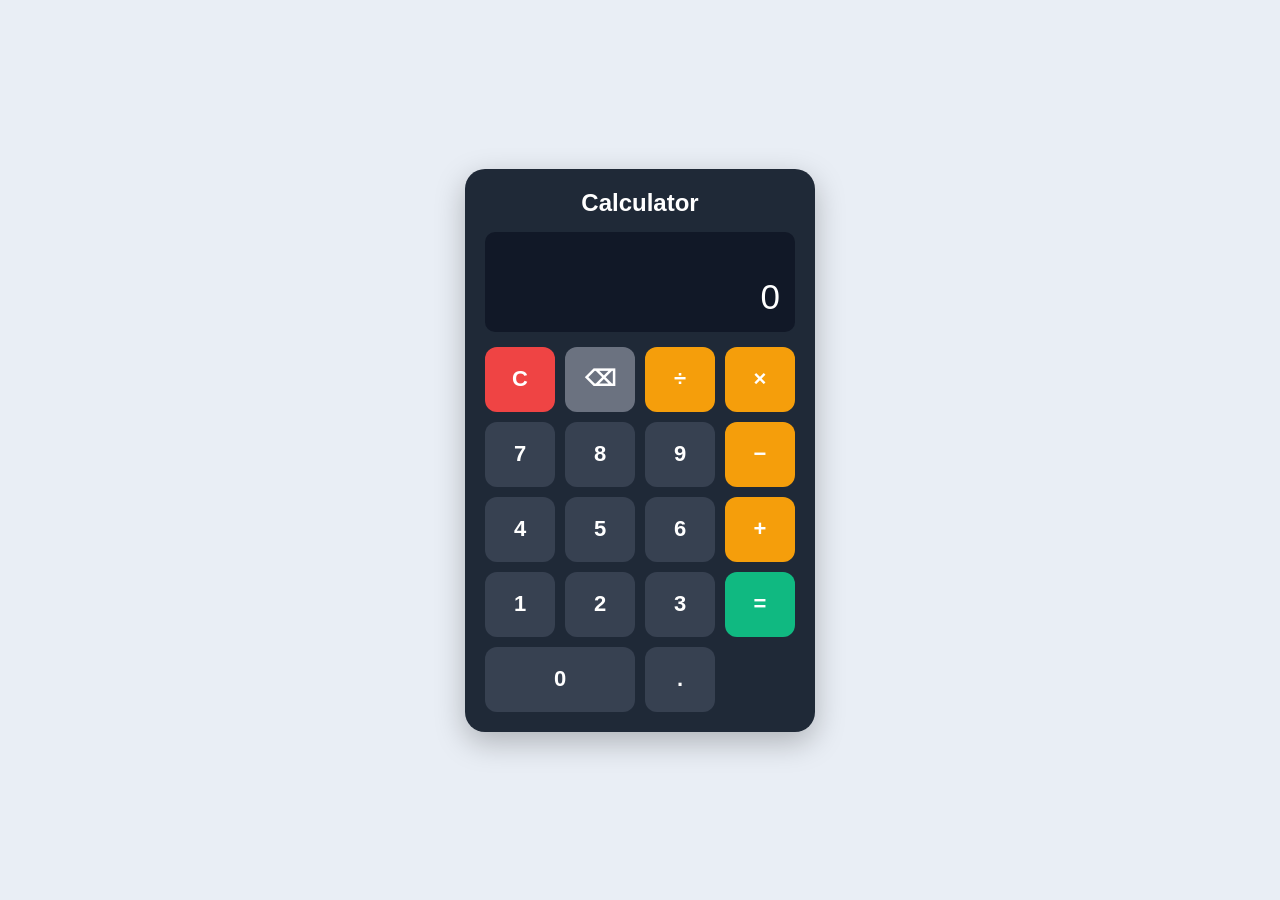
<file: WebDev-L2-Calculator/index.html>
<!DOCTYPE html>
<html lang="en">
<head>
    <meta charset="UTF-8">
    <meta name="viewport" content="width=device-width, initial-scale=1.0">
    <title>Simple Calculator</title>

    <link rel="stylesheet" href="style.css">
</head>

<body>

    <div class="calculator">

        <h1>Calculator</h1>

        <!-- Display -->
        <div class="display-container">
            <div id="previous-display"></div>
            <div id="display">0</div>
        </div>

        <!-- Calculator buttons -->
        <div class="buttons">

            <button class="clear" id="clear">C</button>
            <button class="delete" id="delete">⌫</button>
            <button class="operator" data-operator="÷">÷</button>
            <button class="operator" data-operator="×">×</button>

            <button class="number" data-number="7">7</button>
            <button class="number" data-number="8">8</button>
            <button class="number" data-number="9">9</button>
            <button class="operator" data-operator="−">−</button>

            <button class="number" data-number="4">4</button>
            <button class="number" data-number="5">5</button>
            <button class="number" data-number="6">6</button>
            <button class="operator" data-operator="+">+</button>

            <button class="number" data-number="1">1</button>
            <button class="number" data-number="2">2</button>
            <button class="number" data-number="3">3</button>
            <button class="equals" id="equals">=</button>

            <button class="number zero" data-number="0">0</button>
            <button class="decimal" id="decimal">.</button>

        </div>

    </div>

    <script src="script.js"></script>

</body>
</html>
</file>
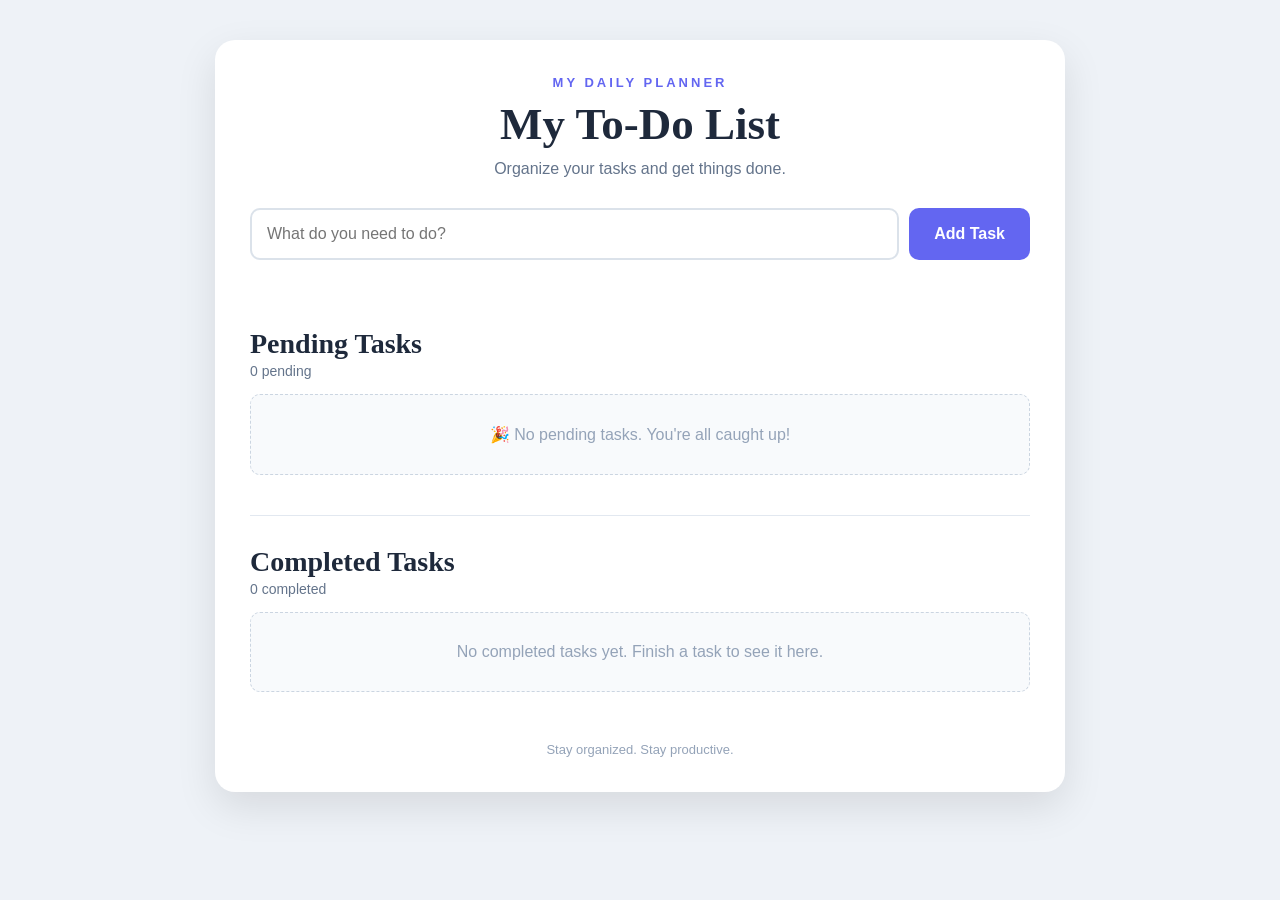
<file: WebDev-L2-To-Do_WebApp/index.html>
<!DOCTYPE html>
<html lang="en">

<head>
    <meta charset="UTF-8">

    <meta name="viewport"
          content="width=device-width, initial-scale=1.0">

    <title>My To-Do List</title>

    <link rel="stylesheet" href="style.css">
</head>

<body>

    <main class="todo-container">

        <!-- Header -->
        <header class="header">

            <p class="subtitle">MY DAILY PLANNER</p>

            <h1>My To-Do List</h1>

            <p>
                Organize your tasks and get things done.
            </p>

        </header>


        <!-- Add Task Form -->
        <section class="add-task-section">

            <form id="task-form">

                <input
                    type="text"
                    id="task-input"
                    placeholder="What do you need to do?"
                    autocomplete="off"
                >

                <button type="submit" id="add-task-button">
                    Add Task
                </button>

            </form>

            <p id="input-error" class="error-message"></p>

        </section>


        <!-- Pending Tasks -->
        <section class="task-section">

            <div class="section-heading">

                <div>
                    <h2>Pending Tasks</h2>

                    <p id="pending-count">
                        0 pending
                    </p>
                </div>

            </div>


            <div id="pending-list" class="task-list">

                <!-- Pending tasks will be added here -->

            </div>

            <p id="pending-empty" class="empty-message">
                🎉 No pending tasks. You're all caught up!
            </p>

        </section>


        <!-- Completed Tasks -->
        <section class="task-section completed-section">

            <div class="section-heading">

                <div>
                    <h2>Completed Tasks</h2>

                    <p id="completed-count">
                        0 completed
                    </p>
                </div>

            </div>


            <div id="completed-list" class="task-list">

                <!-- Completed tasks will be added here -->

            </div>

            <p id="completed-empty" class="empty-message">
                No completed tasks yet. Finish a task to see it here.
            </p>

        </section>


        <!-- Footer -->
        <footer>
            <p>Stay organized. Stay productive.</p>
        </footer>

    </main>


    <script src="script.js"></script>

</body>

</html>
</file>
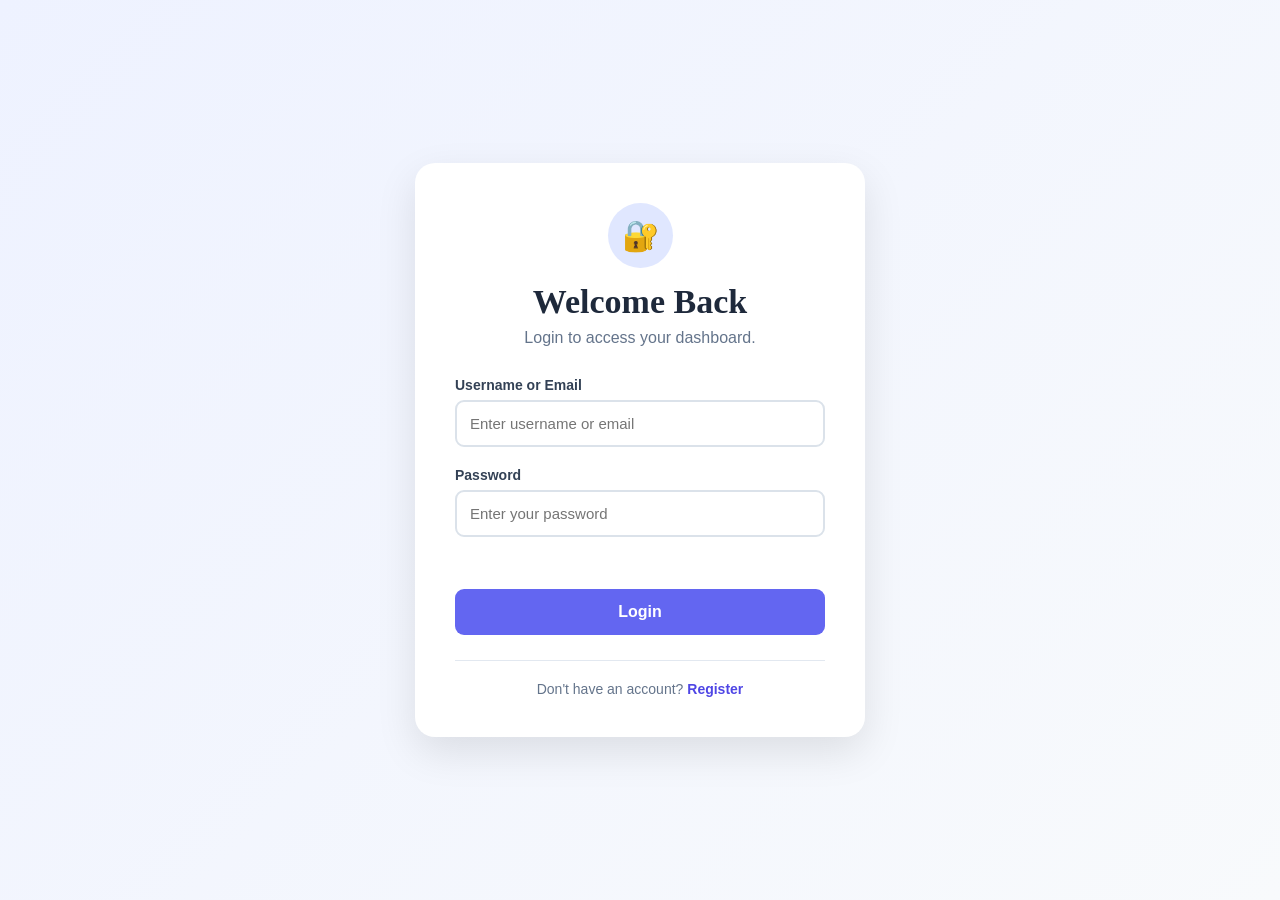
<file: WebDev-L2-LoginAuthSystem/Dashboard.html>
<!DOCTYPE html>
<html lang="en">

<head>

    <meta charset="UTF-8">

    <meta name="viewport"
          content="width=device-width, initial-scale=1.0">

    <title>Dashboard</title>

    <link rel="stylesheet" href="style.css">

</head>

<body>

    <main class="dashboard-page">

        <section class="dashboard-card">

            <div class="dashboard-top">

                <div>

                    <p class="dashboard-label">
                        PROTECTED AREA
                    </p>

                    <h1>
                        Welcome,
                        <span id="dashboard-username">
                            User
                        </span>! 👋
                    </h1>

                </div>


                <button
                    id="logout-button"
                    class="logout-button">
                    Logout
                </button>

            </div>


            <div class="dashboard-content">

                <div class="dashboard-icon">
                    🔒
                </div>

                <h2>
                    You are successfully logged in.
                </h2>

                <p>
                    This page is protected. Only users with
                    an active login session can access it.
                </p>

                <div class="account-info">

                    <h3>
                        Account Information
                    </h3>

                    <p>
                        <strong>Username:</strong>
                        <span id="user-username"></span>
                    </p>

                    <p>
                        <strong>Email:</strong>
                        <span id="user-email"></span>
                    </p>

                </div>

            </div>

        </section>

    </main>


    <script src="auth.js"></script>

</body>

</html>
</file>
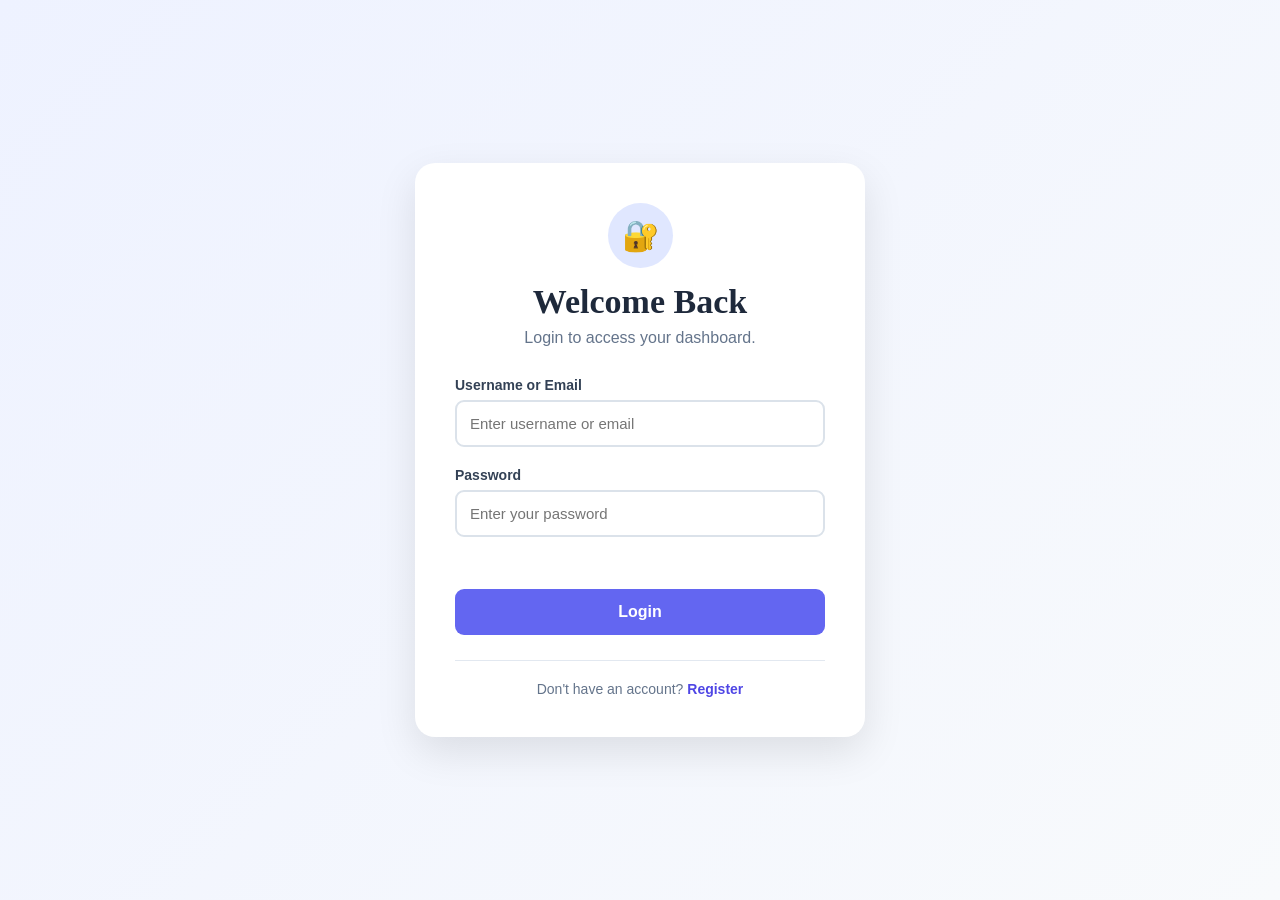
<file: WebDev-L2-LoginAuthSystem/login.html>
<!DOCTYPE html>
<html lang="en">

<head>

    <meta charset="UTF-8">

    <meta name="viewport"
          content="width=device-width, initial-scale=1.0">

    <title>Login</title>

    <link rel="stylesheet" href="style.css">

</head>

<body>

    <main class="auth-page">

        <section class="auth-card">

            <div class="auth-header">

                <div class="logo">
                    🔐
                </div>

                <h1>Welcome Back</h1>

                <p>
                    Login to access your dashboard.
                </p>

            </div>


            <!-- Login Form -->

            <form id="login-form">

                <div class="form-group">

                    <label for="login-identifier">
                        Username or Email
                    </label>

                    <input
                        type="text"
                        id="login-identifier"
                        placeholder="Enter username or email"
                        autocomplete="username"
                    >

                </div>


                <div class="form-group">

                    <label for="login-password">
                        Password
                    </label>

                    <input
                        type="password"
                        id="login-password"
                        placeholder="Enter your password"
                        autocomplete="current-password"
                    >

                </div>


                <p id="login-message"
                   class="message">
                </p>


                <button
                    type="submit"
                    class="auth-button">
                    Login
                </button>

            </form>


            <div class="auth-footer">

                <p>
                    Don't have an account?
                    <a href="register.html">
                        Register
                    </a>
                </p>

            </div>

        </section>

    </main>


    <script src="auth.js"></script>

</body>

</html>
</file>
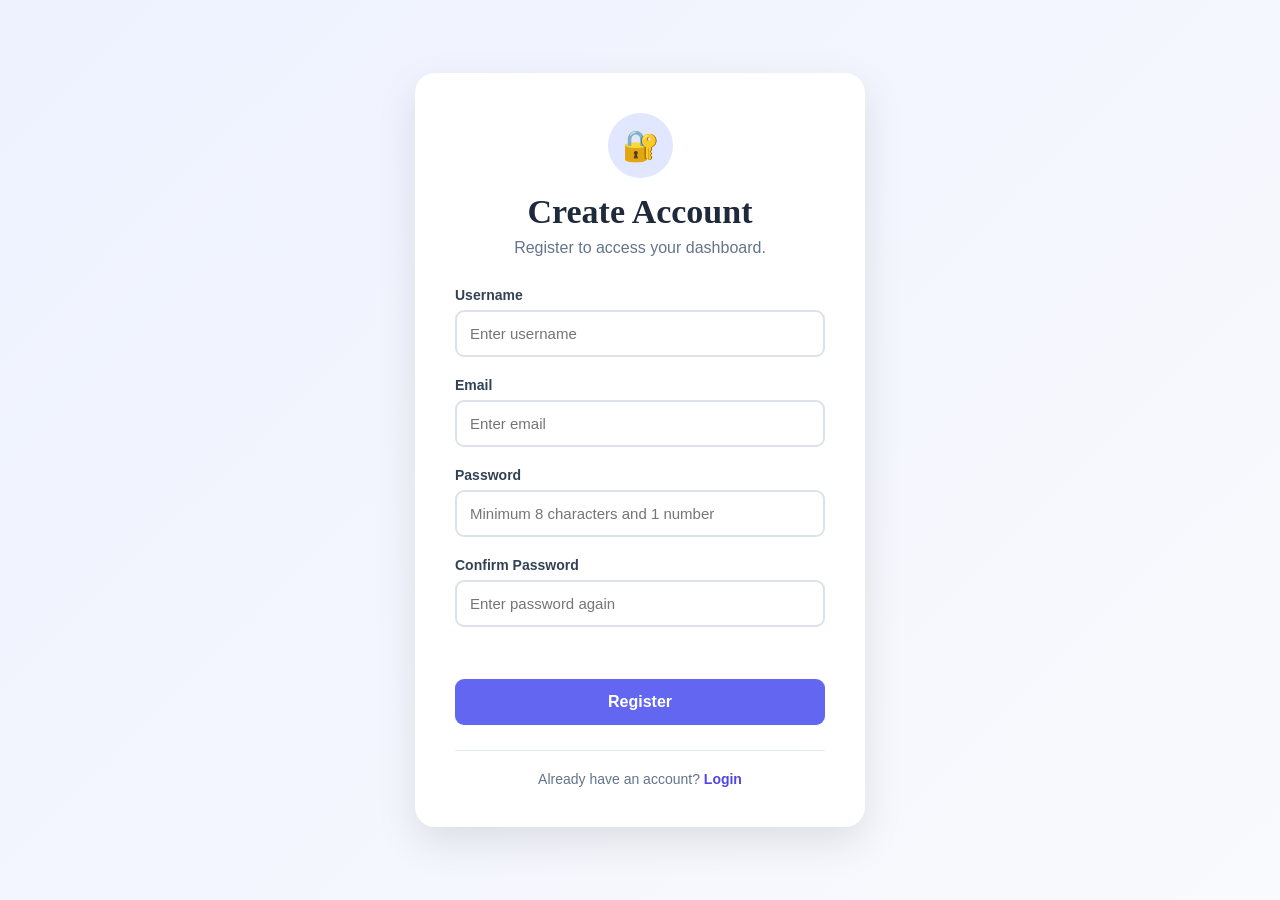
<file: WebDev-L2-LoginAuthSystem/register.html>
<!DOCTYPE html>
<html lang="en">

<head>

    <meta charset="UTF-8">

    <meta name="viewport"
          content="width=device-width, initial-scale=1.0">

    <title>Create Account</title>

    <link rel="stylesheet" href="style.css">

</head>

<body>

    <main class="auth-page">

        <section class="auth-card">

            <div class="auth-header">

                <div class="logo">
                    🔐
                </div>

                <h1>Create Account</h1>

                <p>
                    Register to access your dashboard.
                </p>

            </div>


            <!-- Registration Form -->

            <form id="register-form">

                <div class="form-group">

                    <label for="register-username">
                        Username
                    </label>

                    <input
                        type="text"
                        id="register-username"
                        placeholder="Enter username"
                        autocomplete="username"
                    >

                </div>


                <div class="form-group">

                    <label for="register-email">
                        Email
                    </label>

                    <input
                        type="email"
                        id="register-email"
                        placeholder="Enter email"
                        autocomplete="email"
                    >

                </div>


                <div class="form-group">

                    <label for="register-password">
                        Password
                    </label>

                    <input
                        type="password"
                        id="register-password"
                        placeholder="Minimum 8 characters and 1 number"
                        autocomplete="new-password"
                    >

                </div>


                <div class="form-group">

                    <label for="confirm-password">
                        Confirm Password
                    </label>

                    <input
                        type="password"
                        id="confirm-password"
                        placeholder="Enter password again"
                        autocomplete="new-password"
                    >

                </div>


                <p id="register-message"
                   class="message">
                </p>


                <button
                    type="submit"
                    class="auth-button">
                    Register
                </button>

            </form>


            <div class="auth-footer">

                <p>
                    Already have an account?
                    <a href="login.html">
                        Login
                    </a>
                </p>

            </div>

        </section>

    </main>


    <script src="auth.js"></script>

</body>

</html>
</file>
<file: WebDev-L2-Calculator/style.css>
* {
    box-sizing: border-box;
    margin: 0;
    padding: 0;
}

body {
    min-height: 100vh;
    display: flex;
    justify-content: center;
    align-items: center;

    font-family: Arial, sans-serif;
    background: #e9eef5;
}

.calculator {
    width: 350px;
    background: #1f2937;

    padding: 20px;
    border-radius: 20px;

    box-shadow: 0 10px 30px rgba(0, 0, 0, 0.25);
}

.calculator h1 {
    text-align: center;
    color: white;
    margin-bottom: 15px;
    font-size: 24px;
}

/* Display */

.display-container {
    background: #111827;
    color: white;

    min-height: 100px;
    padding: 15px;

    margin-bottom: 15px;

    border-radius: 10px;

    display: flex;
    flex-direction: column;
    justify-content: flex-end;

    overflow: hidden;
}

#previous-display {
    color: #9ca3af;
    font-size: 18px;
    text-align: right;
    min-height: 25px;
}

#display {
    font-size: 35px;
    text-align: right;

    overflow-x: auto;
    white-space: nowrap;
}

/* Buttons */

.buttons {
    display: grid;

    grid-template-columns: repeat(4, 1fr);

    gap: 10px;
}

button {
    height: 65px;

    border: none;
    border-radius: 12px;

    font-size: 22px;
    font-weight: bold;

    cursor: pointer;

    transition: 0.15s;
}

button:hover {
    transform: scale(1.03);
}

button:active {
    transform: scale(0.96);
}

/* Number buttons */

.number,
.decimal {
    background: #374151;
    color: white;
}

.number:hover,
.decimal:hover {
    background: #4b5563;
}

/* Operators */

.operator {
    background: #f59e0b;
    color: white;
}

.operator:hover {
    background: #d97706;
}

/* Clear */

.clear {
    background: #ef4444;
    color: white;
}

.clear:hover {
    background: #dc2626;
}

/* Delete */

.delete {
    background: #6b7280;
    color: white;
}

.delete:hover {
    background: #4b5563;
}

/* Equals */

.equals {
    background: #10b981;
    color: white;

    grid-row: span 2;
}

.equals:hover {
    background: #059669;
}

/* Zero button */

.zero {
    grid-column: span 2;
}

/* Error message */

.error {
    color: #f87171 !important;
}

/* Mobile */

@media (max-width: 400px) {

    .calculator {
        width: 95%;
        padding: 15px;
    }

    button {
        height: 58px;
    }

    #display {
        font-size: 30px;
    }
}
</file>
<file: WebDev-L2-To-Do_WebApp/style.css>
/* =========================================
   RESET
========================================= */

* {
    margin: 0;
    padding: 0;
    box-sizing: border-box;
}


/* =========================================
   BODY
========================================= */

body {
    min-height: 100vh;

    font-family: Arial, Helvetica, sans-serif;

    background: #eef2f7;

    color: #263238;

    padding: 40px 20px;
}


/* =========================================
   MAIN CONTAINER
========================================= */

.todo-container {
    width: 100%;
    max-width: 850px;

    margin: auto;

    background: white;

    border-radius: 20px;

    padding: 35px;

    box-shadow:
        0 15px 40px rgba(0, 0, 0, 0.10);
}


/* =========================================
   HEADER
========================================= */

.header {
    text-align: center;

    margin-bottom: 30px;
}

.subtitle {
    color: #6366f1;

    font-size: 13px;

    font-weight: bold;

    letter-spacing: 3px;

    margin-bottom: 8px;
}

.header h1 {
    font-family: Georgia, "Times New Roman", serif;

    font-size: 45px;

    color: #1e293b;

    margin-bottom: 10px;
}

.header p:last-child {
    color: #64748b;

    font-size: 16px;
}


/* =========================================
   ADD TASK
========================================= */

.add-task-section {
    margin-bottom: 40px;
}

#task-form {
    display: flex;

    gap: 10px;
}

#task-input {
    flex: 1;

    padding: 15px;

    border: 2px solid #dbe2ea;

    border-radius: 10px;

    font-size: 16px;

    outline: none;

    transition: 0.2s;
}

#task-input:focus {
    border-color: #6366f1;
}

#add-task-button {
    padding: 15px 25px;

    border: none;

    border-radius: 10px;

    background: #6366f1;

    color: white;

    font-size: 16px;

    font-weight: bold;

    cursor: pointer;

    transition: 0.2s;
}

#add-task-button:hover {
    background: #4f46e5;
}

.error-message {
    color: #dc2626;

    font-size: 14px;

    margin-top: 8px;

    min-height: 20px;
}


/* =========================================
   TASK SECTION
========================================= */

.task-section {
    margin-bottom: 40px;
}

.completed-section {
    border-top: 1px solid #e2e8f0;

    padding-top: 30px;
}

.section-heading {
    display: flex;

    justify-content: space-between;

    align-items: center;

    margin-bottom: 15px;
}

.section-heading h2 {
    font-family: Georgia, "Times New Roman", serif;

    font-size: 28px;

    color: #1e293b;
}

.section-heading p {
    color: #64748b;

    font-size: 14px;

    margin-top: 3px;
}


/* =========================================
   TASK LIST
========================================= */

.task-list {
    display: flex;

    flex-direction: column;

    gap: 12px;
}


/* =========================================
   TASK ITEM
========================================= */

.task-item {
    display: flex;

    align-items: center;

    gap: 15px;

    padding: 15px;

    background: #f8fafc;

    border: 1px solid #e2e8f0;

    border-radius: 12px;

    transition: 0.2s;
}

.task-item:hover {
    border-color: #c7d2fe;

    box-shadow:
        0 5px 15px rgba(0, 0, 0, 0.05);
}


/* Task text */

.task-content {
    flex: 1;

    min-width: 0;
}

.task-text {
    font-size: 16px;

    font-weight: 600;

    color: #334155;

    word-break: break-word;
}


/* Completed task */

.completed-task .task-text {
    text-decoration: line-through;

    color: #94a3b8;
}


/* Timestamp */

.task-time {
    font-size: 12px;

    color: #94a3b8;

    margin-top: 4px;
}


/* =========================================
   TASK BUTTONS
========================================= */

.task-actions {
    display: flex;

    gap: 7px;

    flex-shrink: 0;
}

.task-button {
    border: none;

    border-radius: 8px;

    padding: 8px 11px;

    font-size: 13px;

    font-weight: bold;

    cursor: pointer;

    transition: 0.2s;
}


/* Complete */

.complete-button {
    background: #dcfce7;

    color: #15803d;
}
.complete-button:hover {
    background: #bbf7d0;
}


/* Edit */

.edit-button {
    background: #e0e7ff;

    color: #4338ca;
}

.edit-button:hover {
    background: #c7d2fe;
}


/* Delete */

.delete-button {
    background: #fee2e2;

    color: #dc2626;
}

.delete-button:hover {
    background: #fecaca;
}


/* =========================================
   INLINE EDIT
========================================= */

.edit-input {
    width: 100%;

    padding: 8px;

    border: 2px solid #6366f1;

    border-radius: 7px;

    font-size: 16px;

    outline: none;
}


/* =========================================
   EMPTY STATE
========================================= */

.empty-message {
    text-align: center;

    padding: 30px 15px;

    color: #94a3b8;

    background: #f8fafc;

    border-radius: 10px;

    border: 1px dashed #cbd5e1;
}


/* =========================================
   FOOTER
========================================= */

footer {
    text-align: center;

    color: #94a3b8;

    font-size: 13px;

    padding-top: 10px;
}


/* =========================================
   MOBILE RESPONSIVE
========================================= */

@media (max-width: 650px) {

    body {
        padding: 20px 10px;
    }

    .todo-container {
        padding: 25px 18px;
    }

    .header h1 {
        font-size: 36px;
    }

    #task-form {
        flex-direction: column;
    }

    #add-task-button {
        width: 100%;
    }

    .task-item {
        align-items: flex-start;

        flex-wrap: wrap;
    }

    .task-content {
        width: 100%;
    }

    .task-actions {
        width: 100%;
    }

    .task-button {
        flex: 1;
    }
}
</file>
<file: WebDev-L2-LoginAuthSystem/style.css>
/* =========================================
   RESET
========================================= */

* {
    margin: 0;
    padding: 0;
    box-sizing: border-box;
}


/* =========================================
   BODY
========================================= */

body {
    min-height: 100vh;

    font-family: Arial, Helvetica, sans-serif;

    color: #1e293b;
}


/* =========================================
   AUTH PAGE
========================================= */

.auth-page {
    min-height: 100vh;

    display: flex;

    justify-content: center;

    align-items: center;

    padding: 30px 20px;

    background:
        linear-gradient(
            135deg,
            #eef2ff,
            #f8fafc
        );
}


/* =========================================
   AUTH CARD
========================================= */

.auth-card {
    width: 100%;

    max-width: 450px;

    background: white;

    padding: 40px;

    border-radius: 20px;

    box-shadow:
        0 15px 40px rgba(0, 0, 0, 0.10);
}


/* =========================================
   AUTH HEADER
========================================= */

.auth-header {
    text-align: center;

    margin-bottom: 30px;
}

.logo {
    width: 65px;
    height: 65px;

    display: flex;

    align-items: center;

    justify-content: center;

    margin: 0 auto 15px;

    background: #e0e7ff;

    border-radius: 50%;

    font-size: 30px;
}

.auth-header h1 {
    font-family: Georgia, "Times New Roman", serif;

    font-size: 34px;

    margin-bottom: 8px;
}

.auth-header p {
    color: #64748b;
}


/* =========================================
   FORM
========================================= */

.form-group {
    margin-bottom: 20px;
}

.form-group label {
    display: block;

    font-weight: bold;

    font-size: 14px;

    margin-bottom: 7px;

    color: #334155;
}

.form-group input {
    width: 100%;

    padding: 13px;

    border: 2px solid #dbe2ea;

    border-radius: 9px;

    font-size: 15px;

    outline: none;

    transition: 0.2s;
}

.form-group input:focus {
    border-color: #6366f1;
}


/* =========================================
   MESSAGE
========================================= */

.message {
    min-height: 22px;

    margin-bottom: 10px;

    font-size: 14px;

    text-align: center;
}

.message.error {
    color: #dc2626;
}

.message.success {
    color: #16a34a;
}


/* =========================================
   AUTH BUTTON
========================================= */

.auth-button {
    width: 100%;

    padding: 14px;

    border: none;

    border-radius: 9px;

    background: #6366f1;

    color: white;

    font-size: 16px;

    font-weight: bold;

    cursor: pointer;

    transition: 0.2s;
}

.auth-button:hover {
    background: #4f46e5;
}


/* =========================================
   AUTH FOOTER
========================================= */

.auth-footer {
    text-align: center;

    margin-top: 25px;

    padding-top: 20px;

    border-top: 1px solid #e2e8f0;
}

.auth-footer p {
    color: #64748b;

    font-size: 14px;
}

.auth-footer a {
    color: #4f46e5;

    font-weight: bold;

    text-decoration: none;
}

.auth-footer a:hover {
    text-decoration: underline;
}


/* =========================================
   DASHBOARD
========================================= */

.dashboard-page {
    min-height: 100vh;

    padding: 40px 20px;

    background:
        linear-gradient(
            135deg,
            #eef2ff,
            #f8fafc
        );
}

.dashboard-card {
    max-width: 900px;

    margin: auto;

    background: white;

    border-radius: 20px;

    overflow: hidden;

    box-shadow:
        0 15px 40px rgba(0, 0, 0, 0.10);
}


/* =========================================
   DASHBOARD TOP
========================================= */

.dashboard-top {
    padding: 30px 35px;

    background: #1e293b;

    color: white;

    display: flex;

    justify-content: space-between;

    align-items: center;

    gap: 20px;
}

.dashboard-label {
    color: #a5b4fc;

    font-size: 12px;

    font-weight: bold;

    letter-spacing: 2px;

    margin-bottom: 5px;
}

.dashboard-top h1 {
    font-family: Georgia, "Times New Roman", serif;

    font-size: 32px;
}


/* =========================================
   LOGOUT
========================================= */

.logout-button {
    padding: 10px 18px;

    border: 1px solid #64748b;

    border-radius: 8px;

    background: transparent;

    color: white;

    font-weight: bold;

    cursor: pointer;

    transition: 0.2s;
}

.logout-button:hover {
    background: #dc2626;

    border-color: #dc2626;
}


/* =========================================
   DASHBOARD CONTENT
========================================= */

.dashboard-content {
    padding: 50px 35px;

    text-align: center;
}

.dashboard-icon {
    font-size: 60px;

    margin-bottom: 15px;
}

.dashboard-content h2 {
    font-family: Georgia, "Times New Roman", serif;

    font-size: 30px;

    margin-bottom: 10px;
}

.dashboard-content > p {
    color: #64748b;

    max-width: 600px;

    margin: auto;
}


/* =========================================
   ACCOUNT INFORMATION
========================================= */

.account-info {
    max-width: 500px;

    margin: 35px auto 0;

    padding: 25px;

    background: #f8fafc;

    border: 1px solid #e2e8f0;

    border-radius: 12px;

    text-align: left;
}

.account-info h3 {
    font-family: Georgia, "Times New Roman", serif;

    margin-bottom: 15px;
}

.account-info p {
    margin-bottom: 8px;

    color: #475569;
}


/* =========================================
   MOBILE
========================================= */

@media (max-width: 600px) {

    .auth-card {
        padding: 30px 20px;
    }

    .dashboard-page {
        padding: 20px 10px;
    }

    .dashboard-top {
        padding: 25px 20px;

        flex-direction: column;

        align-items: flex-start;
    }

    .dashboard-top h1 {
        font-size: 26px;
    }

    .logout-button {
        width: 100%;
    }

    .dashboard-content {
        padding: 35px 20px;
    }
}
</file>
